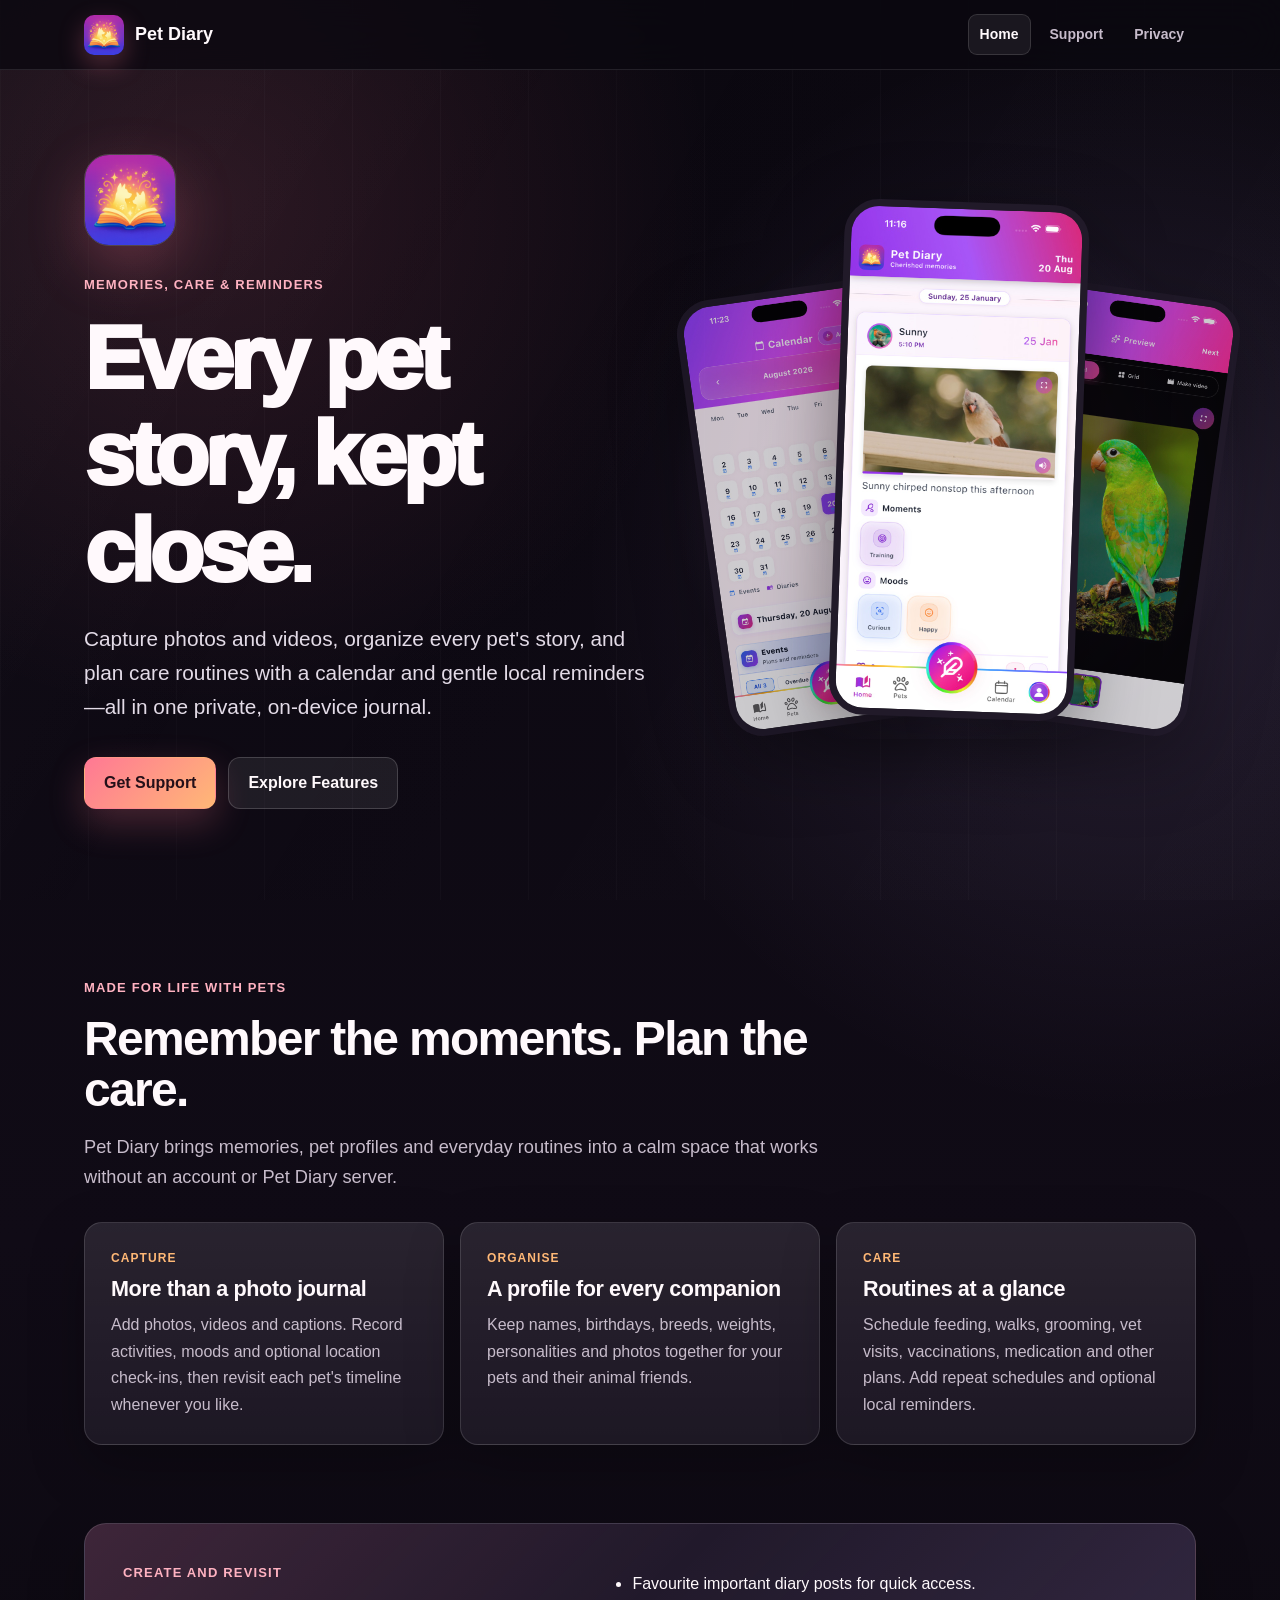
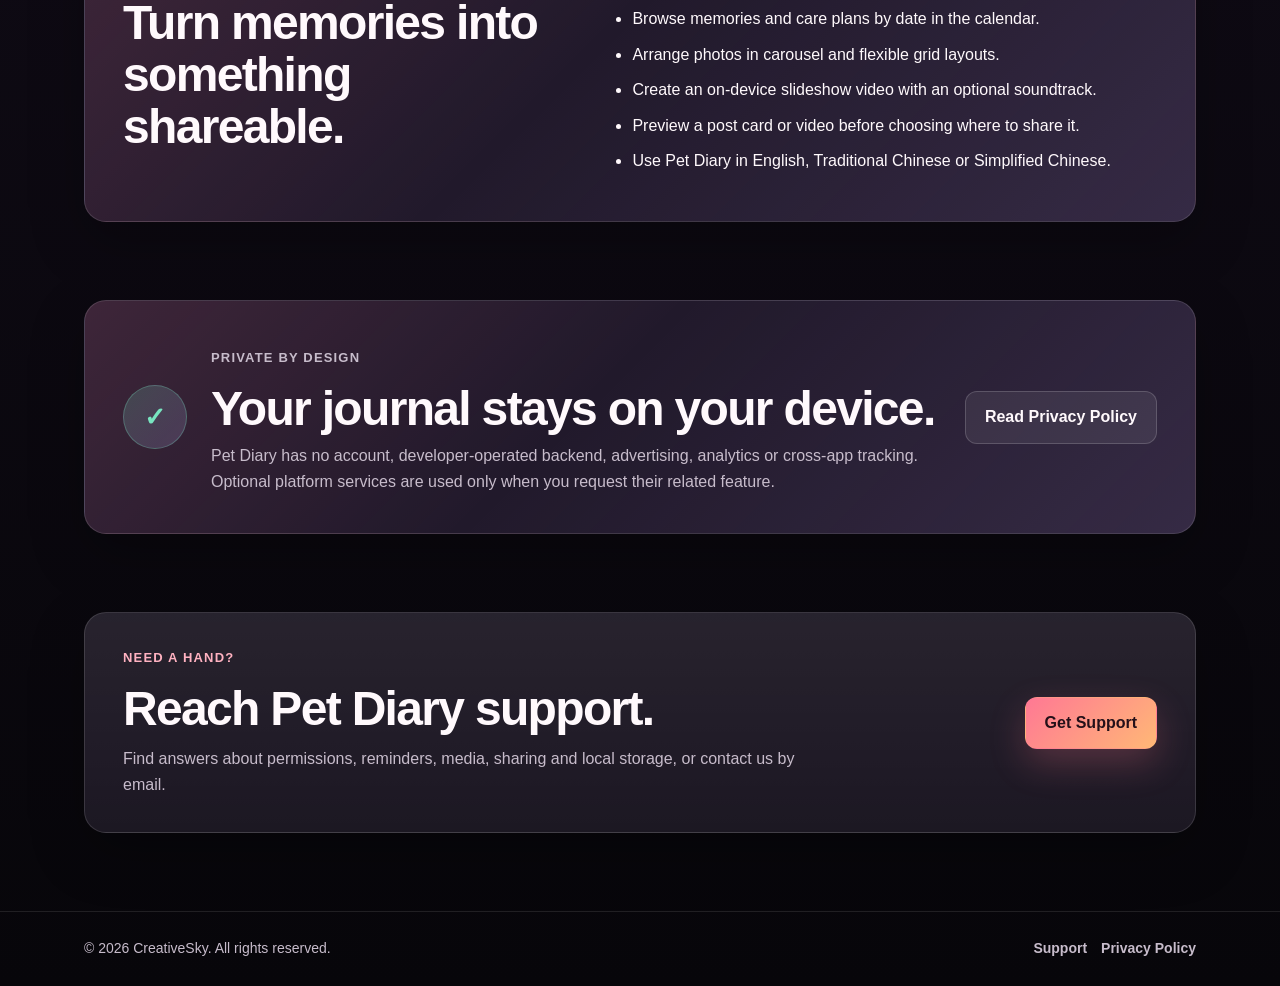
<file: index.html>
<!DOCTYPE html>
<html lang="en">
  <head>
    <meta charset="utf-8">
    <meta name="viewport" content="width=device-width, initial-scale=1">
    <title>Pet Diary — Memories, Care &amp; Reminders</title>
    <meta
      name="description"
      content="Pet Diary keeps your pets' memories, profiles, care plans, reminders, photos, videos, and slideshow music together on your device."
    >
    <meta name="theme-color" content="#0b0810">
    <link rel="icon" href="assets/pet-diary-icon.png">
    <link rel="apple-touch-icon" href="assets/pet-diary-icon.png">
    <link rel="preload" href="assets/pet-diary-home.jpg" as="image">
    <link rel="stylesheet" href="styles.css">
  </head>
  <body>
    <a class="skip-link" href="#content">Skip to content</a>

    <header class="site-header">
      <nav class="nav" aria-label="Primary navigation">
        <a class="brand-link" href="index.html" aria-current="page">
          <img class="brand-mark" src="assets/pet-diary-icon.png" alt="" width="40" height="40">
          <span>Pet Diary</span>
        </a>
        <div class="nav-links">
          <a href="index.html" aria-current="page">Home</a>
          <a href="support.html">Support</a>
          <a href="privacy.html">Privacy</a>
        </div>
      </nav>
    </header>

    <main id="content">
      <section class="hero" aria-labelledby="home-title">
        <div class="hero-copy">
          <img
            class="hero-mark"
            src="assets/pet-diary-icon.png"
            alt="Pet Diary app icon"
            width="92"
            height="92"
          >
          <p class="eyebrow">Memories, care &amp; reminders</p>
          <h1 id="home-title">Every pet story, kept close.</h1>
          <p class="lead">
            Capture photos and videos, organize every pet's story, and plan
            care routines with a calendar and gentle local
            reminders—all in one private, on-device journal.
          </p>
          <div class="hero-actions">
            <a class="button primary" href="support.html">Get Support</a>
            <a class="button secondary" href="#features">Explore Features</a>
          </div>
        </div>

        <div class="phone-stage" role="group" aria-label="Pet Diary app previews">
          <figure class="phone-frame left-shot">
            <img
              src="assets/pet-diary-calendar.jpg"
              alt="Pet Diary calendar showing scheduled pet-care events"
              width="736"
              height="1600"
              loading="lazy"
            >
          </figure>
          <figure class="phone-frame primary-shot">
            <img
              src="assets/pet-diary-home.jpg"
              alt="Pet Diary home screen showing recent pet memories"
              width="736"
              height="1600"
            >
          </figure>
          <figure class="phone-frame right-shot">
            <img
              src="assets/pet-diary-media-preview.jpg"
              alt="Pet Diary media preview for creating a pet memory"
              width="736"
              height="1600"
              loading="lazy"
            >
          </figure>
        </div>
      </section>

      <section class="section" id="features" aria-labelledby="features-title">
        <div class="section-heading">
          <p class="eyebrow">Made for life with pets</p>
          <h2 id="features-title">Remember the moments. Plan the care.</h2>
          <p>
            Pet Diary brings memories, pet profiles and everyday routines into
            a calm space that works without an account or Pet Diary server.
          </p>
        </div>

        <div class="grid">
          <article class="panel">
            <span class="panel-kicker">Capture</span>
            <h3>More than a photo journal</h3>
            <p>
              Add photos, videos and captions. Record activities,
              moods and optional location check-ins, then revisit each pet's
              timeline whenever you like.
            </p>
          </article>
          <article class="panel">
            <span class="panel-kicker">Organise</span>
            <h3>A profile for every companion</h3>
            <p>
              Keep names, birthdays, breeds, weights, personalities and photos
              together for your pets and their animal friends.
            </p>
          </article>
          <article class="panel">
            <span class="panel-kicker">Care</span>
            <h3>Routines at a glance</h3>
            <p>
              Schedule feeding, walks, grooming, vet visits, vaccinations,
              medication and other plans. Add repeat schedules and optional
              local reminders.
            </p>
          </article>
        </div>
      </section>

      <section class="section" aria-labelledby="details-title">
        <div class="feature-band">
          <div>
            <p class="eyebrow">Create and revisit</p>
            <h2 id="details-title">Turn memories into something shareable.</h2>
          </div>
          <ul class="feature-list">
            <li>Favourite important diary posts for quick access.</li>
            <li>Browse memories and care plans by date in the calendar.</li>
            <li>Arrange photos in carousel and flexible grid layouts.</li>
            <li>Create an on-device slideshow video with an optional soundtrack.</li>
            <li>Preview a post card or video before choosing where to share it.</li>
            <li>Use Pet Diary in English, Traditional Chinese or Simplified Chinese.</li>
          </ul>
        </div>
      </section>

      <section class="section" aria-labelledby="privacy-title">
        <div class="feature-band privacy-callout">
          <div class="privacy-symbol" aria-hidden="true">✓</div>
          <div>
            <p class="eyebrow">Private by design</p>
            <h2 id="privacy-title">Your journal stays on your device.</h2>
            <p>
              Pet Diary has no account, developer-operated backend,
              advertising, analytics or cross-app tracking. Optional platform
              services are used only when you request their related feature.
            </p>
          </div>
          <a class="button secondary" href="privacy.html">Read Privacy Policy</a>
        </div>
      </section>

      <section class="section" aria-labelledby="support-cta-title">
        <div class="support-band">
          <div>
            <p class="eyebrow">Need a hand?</p>
            <h2 id="support-cta-title">Reach Pet Diary support.</h2>
            <p>
              Find answers about permissions, reminders, media, sharing and
              local storage, or contact us by email.
            </p>
          </div>
          <a class="button primary" href="support.html">Get Support</a>
        </div>
      </section>
    </main>

    <footer class="site-footer">
      <div class="footer-inner">
        <span>&copy; 2026 CreativeSky. All rights reserved.</span>
        <div class="footer-links">
          <a href="support.html">Support</a>
          <a href="privacy.html">Privacy Policy</a>
        </div>
      </div>
    </footer>
  </body>
</html>
</file>
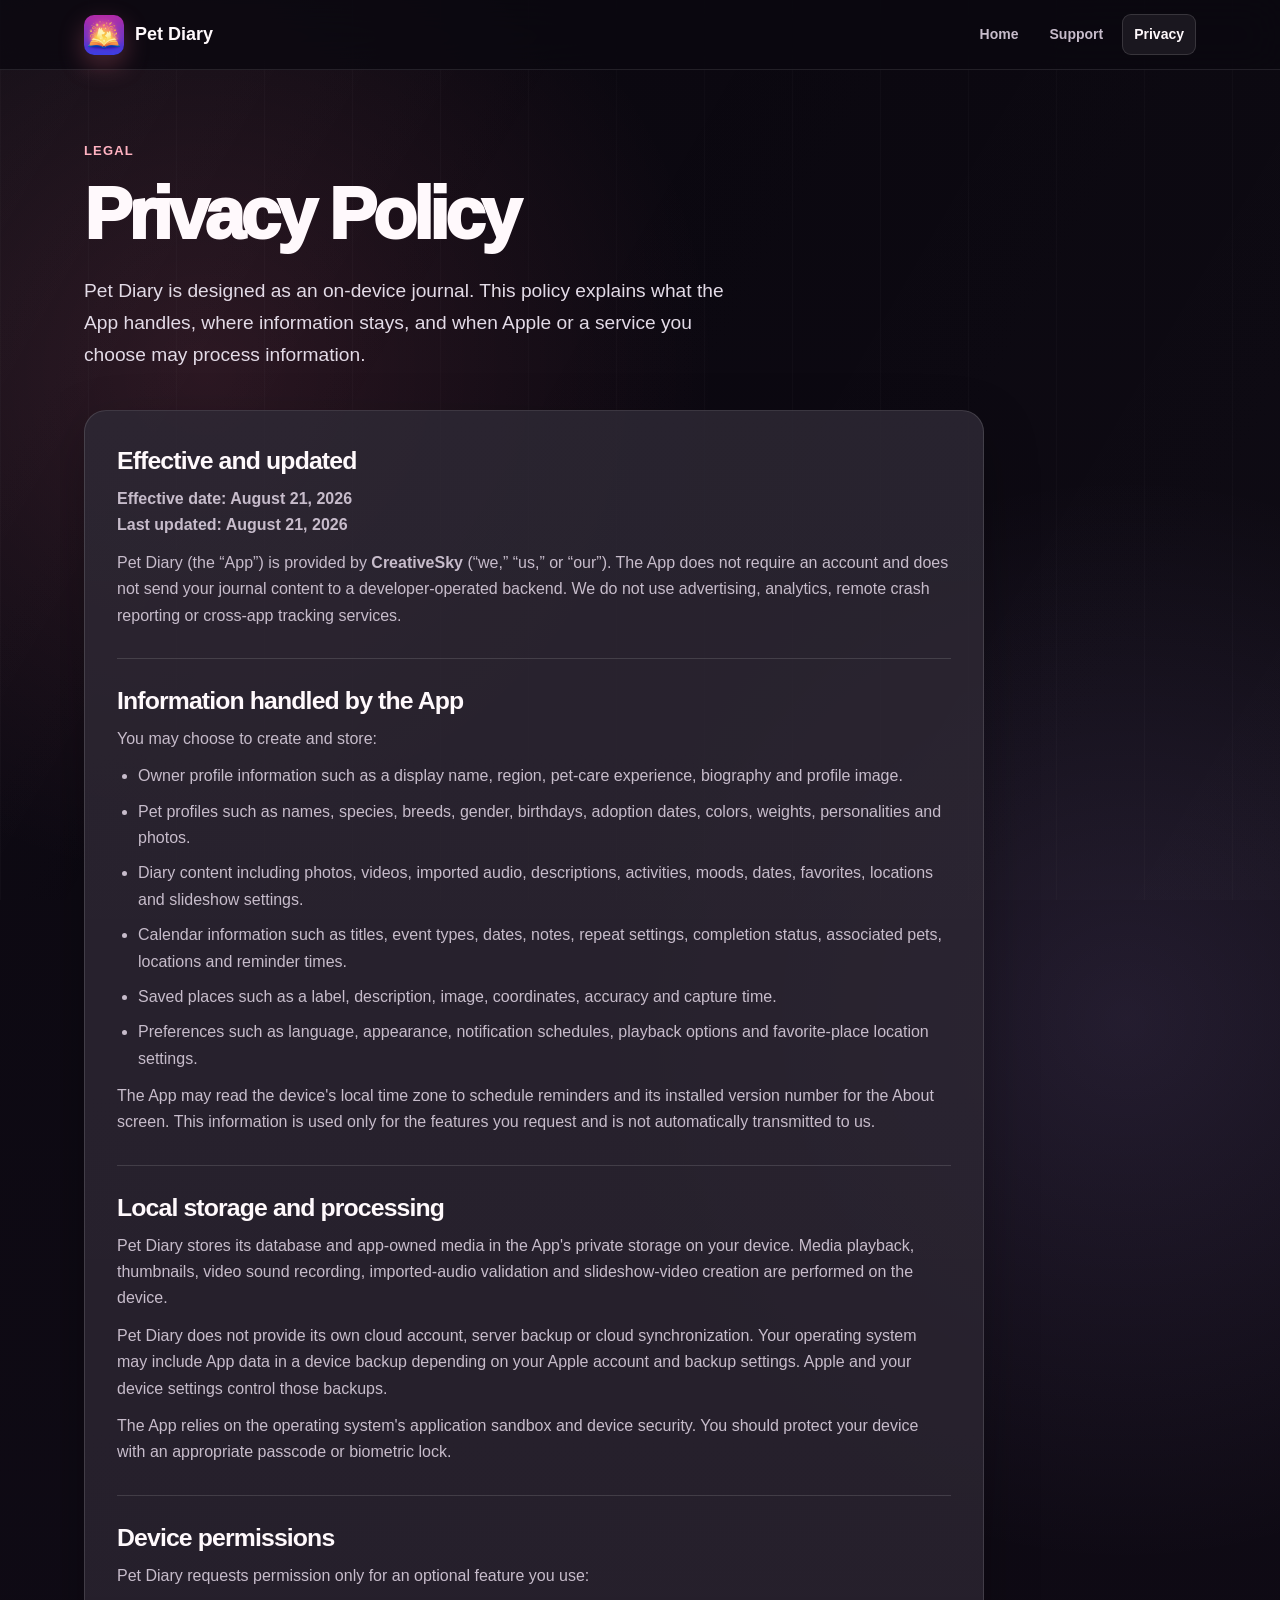
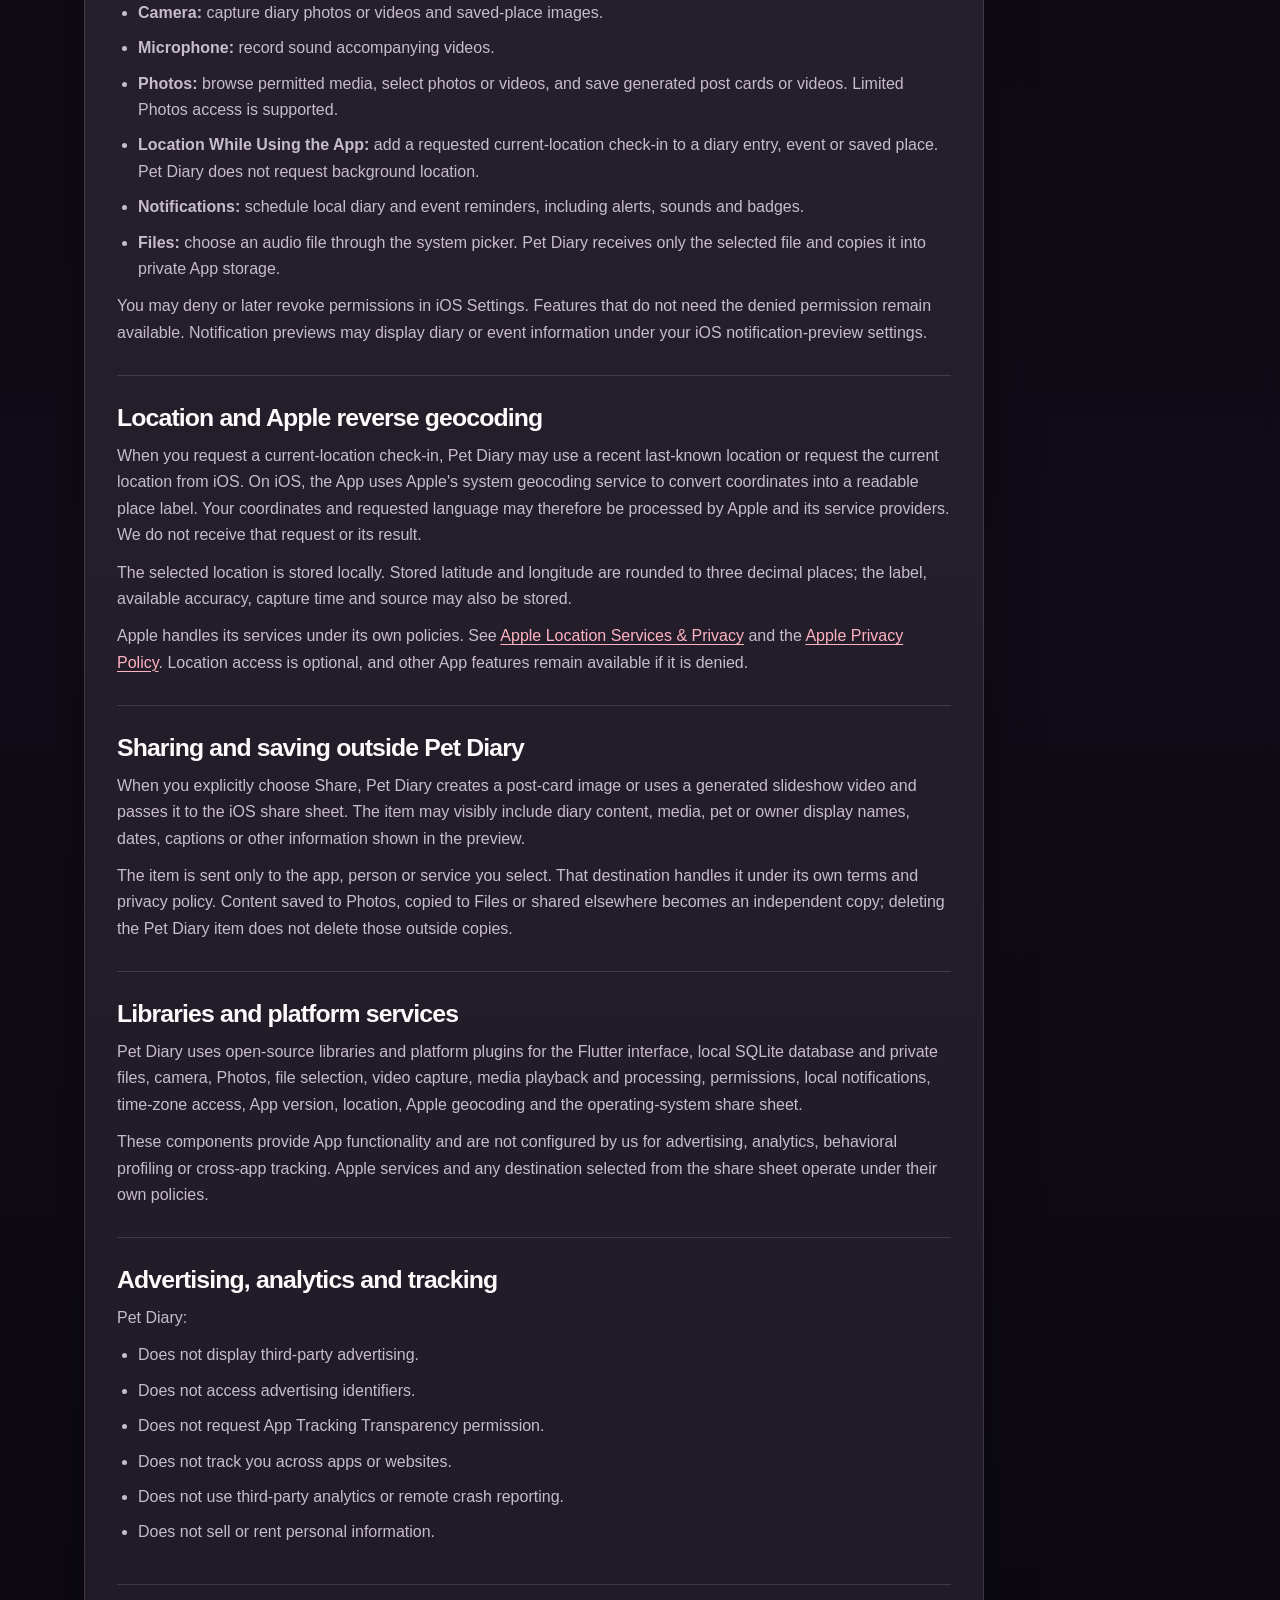
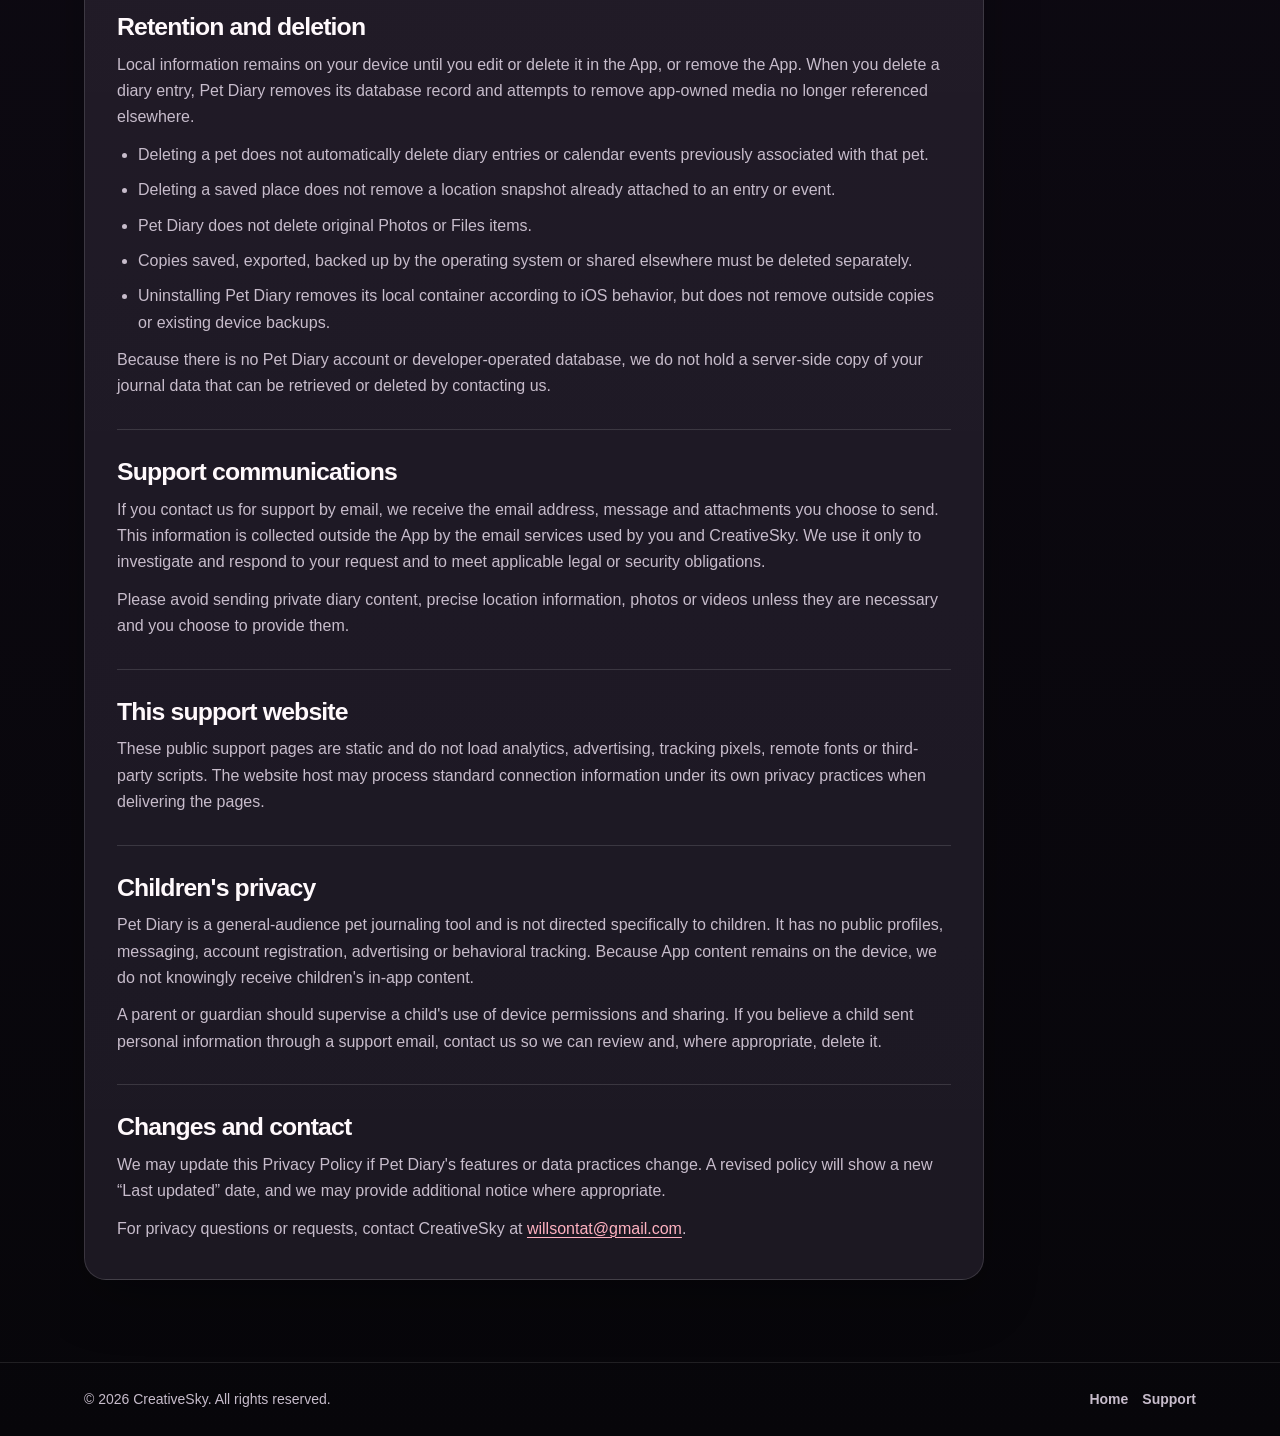
<file: privacy.html>
<!DOCTYPE html>
<html lang="en">
  <head>
    <meta charset="utf-8">
    <meta name="viewport" content="width=device-width, initial-scale=1">
    <title>Pet Diary Privacy Policy</title>
    <meta
      name="description"
      content="Pet Diary Privacy Policy covering on-device storage, permissions, Apple reverse geocoding, sharing, support email, retention, and privacy choices."
    >
    <meta name="theme-color" content="#0b0810">
    <link rel="icon" href="assets/pet-diary-icon.png">
    <link rel="apple-touch-icon" href="assets/pet-diary-icon.png">
    <link rel="stylesheet" href="styles.css">
  </head>
  <body>
    <a class="skip-link" href="#content">Skip to content</a>

    <header class="site-header">
      <nav class="nav" aria-label="Primary navigation">
        <a class="brand-link" href="index.html">
          <img class="brand-mark" src="assets/pet-diary-icon.png" alt="" width="40" height="40">
          <span>Pet Diary</span>
        </a>
        <div class="nav-links">
          <a href="index.html">Home</a>
          <a href="support.html">Support</a>
          <a href="privacy.html" aria-current="page">Privacy</a>
        </div>
      </nav>
    </header>

    <main id="content" class="page-main">
      <section class="page-hero" aria-labelledby="privacy-title">
        <p class="eyebrow">Legal</p>
        <h1 id="privacy-title">Privacy Policy</h1>
        <p class="lead">
          Pet Diary is designed as an on-device journal. This policy explains
          what the App handles, where information stays, and when Apple or a
          service you choose may process information.
        </p>
      </section>

      <div class="content legal-content">
        <section class="legal-section" aria-labelledby="effective-date">
          <h2 id="effective-date">Effective and updated</h2>
          <p class="date-line">
            Effective date: August 21, 2026<br>
            Last updated: August 21, 2026
          </p>
          <p>
            Pet Diary (the “App”) is provided by <strong>CreativeSky</strong>
            (“we,” “us,” or “our”). The App does not require an account and
            does not send your journal content to a developer-operated backend.
            We do not use advertising, analytics, remote crash reporting or
            cross-app tracking services.
          </p>
        </section>

        <section class="legal-section" aria-labelledby="information-handled">
          <h2 id="information-handled">Information handled by the App</h2>
          <p>You may choose to create and store:</p>
          <ul class="legal-list">
            <li>
              Owner profile information such as a display name, region,
              pet-care experience, biography and profile image.
            </li>
            <li>
              Pet profiles such as names, species, breeds, gender, birthdays,
              adoption dates, colors, weights, personalities and photos.
            </li>
            <li>
              Diary content including photos, videos, imported audio,
              descriptions, activities, moods, dates,
              favorites, locations and slideshow settings.
            </li>
            <li>
              Calendar information such as titles, event types, dates, notes,
              repeat settings, completion status, associated pets, locations
              and reminder times.
            </li>
            <li>
              Saved places such as a label, description, image, coordinates,
              accuracy and capture time.
            </li>
            <li>
              Preferences such as language, appearance, notification schedules,
              playback options and favorite-place location settings.
            </li>
          </ul>
          <p>
            The App may read the device's local time zone to schedule reminders
            and its installed version number for the About screen. This
            information is used only for the features you request and is not
            automatically transmitted to us.
          </p>
        </section>

        <section class="legal-section" aria-labelledby="local-processing">
          <h2 id="local-processing">Local storage and processing</h2>
          <p>
            Pet Diary stores its database and app-owned media in the App's
            private storage on your device. Media playback, thumbnails, video
            sound recording, imported-audio validation and slideshow-video
            creation are performed on the device.
          </p>
          <p>
            Pet Diary does not provide its own cloud account, server backup or
            cloud synchronization. Your operating system may include App data
            in a device backup depending on your Apple account and backup
            settings. Apple and your device settings control those backups.
          </p>
          <p>
            The App relies on the operating system's application sandbox and
            device security. You should protect your device with an appropriate
            passcode or biometric lock.
          </p>
        </section>

        <section class="legal-section" aria-labelledby="permissions">
          <h2 id="permissions">Device permissions</h2>
          <p>Pet Diary requests permission only for an optional feature you use:</p>
          <ul class="legal-list">
            <li><strong>Camera:</strong> capture diary photos or videos and saved-place images.</li>
            <li><strong>Microphone:</strong> record sound accompanying videos.</li>
            <li>
              <strong>Photos:</strong> browse permitted media, select photos or
              videos, and save generated post cards or videos. Limited Photos
              access is supported.
            </li>
            <li>
              <strong>Location While Using the App:</strong> add a requested
              current-location check-in to a diary entry, event or saved place.
              Pet Diary does not request background location.
            </li>
            <li>
              <strong>Notifications:</strong> schedule local diary and event
              reminders, including alerts, sounds and badges.
            </li>
            <li>
              <strong>Files:</strong> choose an audio file through the system
              picker. Pet Diary receives only the selected file and copies it
              into private App storage.
            </li>
          </ul>
          <p>
            You may deny or later revoke permissions in iOS Settings. Features
            that do not need the denied permission remain available.
            Notification previews may display diary or event information under
            your iOS notification-preview settings.
          </p>
        </section>

        <section class="legal-section" aria-labelledby="geocoding">
          <h2 id="geocoding">Location and Apple reverse geocoding</h2>
          <p>
            When you request a current-location check-in, Pet Diary may use a
            recent last-known location or request the current location from iOS.
            On iOS, the App uses Apple's system geocoding service to convert
            coordinates into a readable place label. Your coordinates and
            requested language may therefore be processed by Apple and its
            service providers. We do not receive that request or its result.
          </p>
          <p>
            The selected location is stored locally. Stored latitude and
            longitude are rounded to three decimal places; the label, available
            accuracy, capture time and source may also be stored.
          </p>
          <p>
            Apple handles its services under its own policies. See
            <a href="https://www.apple.com/legal/privacy/data/en/location-services/">Apple Location Services &amp; Privacy</a>
            and the <a href="https://www.apple.com/legal/privacy/">Apple Privacy Policy</a>.
            Location access is optional, and other App features remain
            available if it is denied.
          </p>
        </section>

        <section class="legal-section" aria-labelledby="sharing">
          <h2 id="sharing">Sharing and saving outside Pet Diary</h2>
          <p>
            When you explicitly choose Share, Pet Diary creates a post-card
            image or uses a generated slideshow video and passes it to the iOS
            share sheet. The item may visibly include diary content, media, pet
            or owner display names, dates, captions or other information shown
            in the preview.
          </p>
          <p>
            The item is sent only to the app, person or service you select.
            That destination handles it under its own terms and privacy policy.
            Content saved to Photos, copied to Files or shared elsewhere becomes
            an independent copy; deleting the Pet Diary item does not delete
            those outside copies.
          </p>
        </section>

        <section class="legal-section" aria-labelledby="third-parties">
          <h2 id="third-parties">Libraries and platform services</h2>
          <p>
            Pet Diary uses open-source libraries and platform plugins for the
            Flutter interface, local SQLite database and private files, camera,
            Photos, file selection, video capture, media playback and processing,
            permissions, local notifications, time-zone access, App version,
            location, Apple geocoding and the operating-system share sheet.
          </p>
          <p>
            These components provide App functionality and are not configured
            by us for advertising, analytics, behavioral profiling or
            cross-app tracking. Apple services and any destination selected
            from the share sheet operate under their own policies.
          </p>
        </section>

        <section class="legal-section" aria-labelledby="tracking">
          <h2 id="tracking">Advertising, analytics and tracking</h2>
          <p>Pet Diary:</p>
          <ul class="legal-list">
            <li>Does not display third-party advertising.</li>
            <li>Does not access advertising identifiers.</li>
            <li>Does not request App Tracking Transparency permission.</li>
            <li>Does not track you across apps or websites.</li>
            <li>Does not use third-party analytics or remote crash reporting.</li>
            <li>Does not sell or rent personal information.</li>
          </ul>
        </section>

        <section class="legal-section" aria-labelledby="retention">
          <h2 id="retention">Retention and deletion</h2>
          <p>
            Local information remains on your device until you edit or delete
            it in the App, or remove the App. When you delete a diary entry,
            Pet Diary removes its database record and attempts to remove
            app-owned media no longer referenced elsewhere.
          </p>
          <ul class="legal-list">
            <li>
              Deleting a pet does not automatically delete diary entries or
              calendar events previously associated with that pet.
            </li>
            <li>
              Deleting a saved place does not remove a location snapshot
              already attached to an entry or event.
            </li>
            <li>Pet Diary does not delete original Photos or Files items.</li>
            <li>
              Copies saved, exported, backed up by the operating system or
              shared elsewhere must be deleted separately.
            </li>
            <li>
              Uninstalling Pet Diary removes its local container according to
              iOS behavior, but does not remove outside copies or existing
              device backups.
            </li>
          </ul>
          <p>
            Because there is no Pet Diary account or developer-operated
            database, we do not hold a server-side copy of your journal data
            that can be retrieved or deleted by contacting us.
          </p>
        </section>

        <section class="legal-section" aria-labelledby="support-communications">
          <h2 id="support-communications">Support communications</h2>
          <p>
            If you contact us for support by email, we receive the email
            address, message and attachments you choose to send. This
            information is collected outside the App by the email services used
            by you and CreativeSky. We use it only to investigate and respond
            to your request and to meet applicable legal or security
            obligations.
          </p>
          <p>
            Please avoid sending private diary content, precise location
            information, photos or videos unless they are necessary and
            you choose to provide them.
          </p>
        </section>

        <section class="legal-section" aria-labelledby="website-privacy">
          <h2 id="website-privacy">This support website</h2>
          <p>
            These public support pages are static and do not load analytics,
            advertising, tracking pixels, remote fonts or third-party scripts.
            The website host may process standard connection information under
            its own privacy practices when delivering the pages.
          </p>
        </section>

        <section class="legal-section" aria-labelledby="children">
          <h2 id="children">Children's privacy</h2>
          <p>
            Pet Diary is a general-audience pet journaling tool and is not
            directed specifically to children. It has no public profiles,
            messaging, account registration, advertising or behavioral
            tracking. Because App content remains on the device, we do not
            knowingly receive children's in-app content.
          </p>
          <p>
            A parent or guardian should supervise a child's use of device
            permissions and sharing. If you believe a child sent personal
            information through a support email, contact us so we can review
            and, where appropriate, delete it.
          </p>
        </section>

        <section class="legal-section" aria-labelledby="updates-contact">
          <h2 id="updates-contact">Changes and contact</h2>
          <p>
            We may update this Privacy Policy if Pet Diary's features or data
            practices change. A revised policy will show a new “Last updated”
            date, and we may provide additional notice where appropriate.
          </p>
          <p>
            For privacy questions or requests, contact CreativeSky at
            <a href="mailto:willsontat@gmail.com">willsontat@gmail.com</a>.
          </p>
        </section>
      </div>
    </main>

    <footer class="site-footer">
      <div class="footer-inner">
        <span>&copy; 2026 CreativeSky. All rights reserved.</span>
        <div class="footer-links">
          <a href="index.html">Home</a>
          <a href="support.html">Support</a>
        </div>
      </div>
    </footer>
  </body>
</html>
</file>
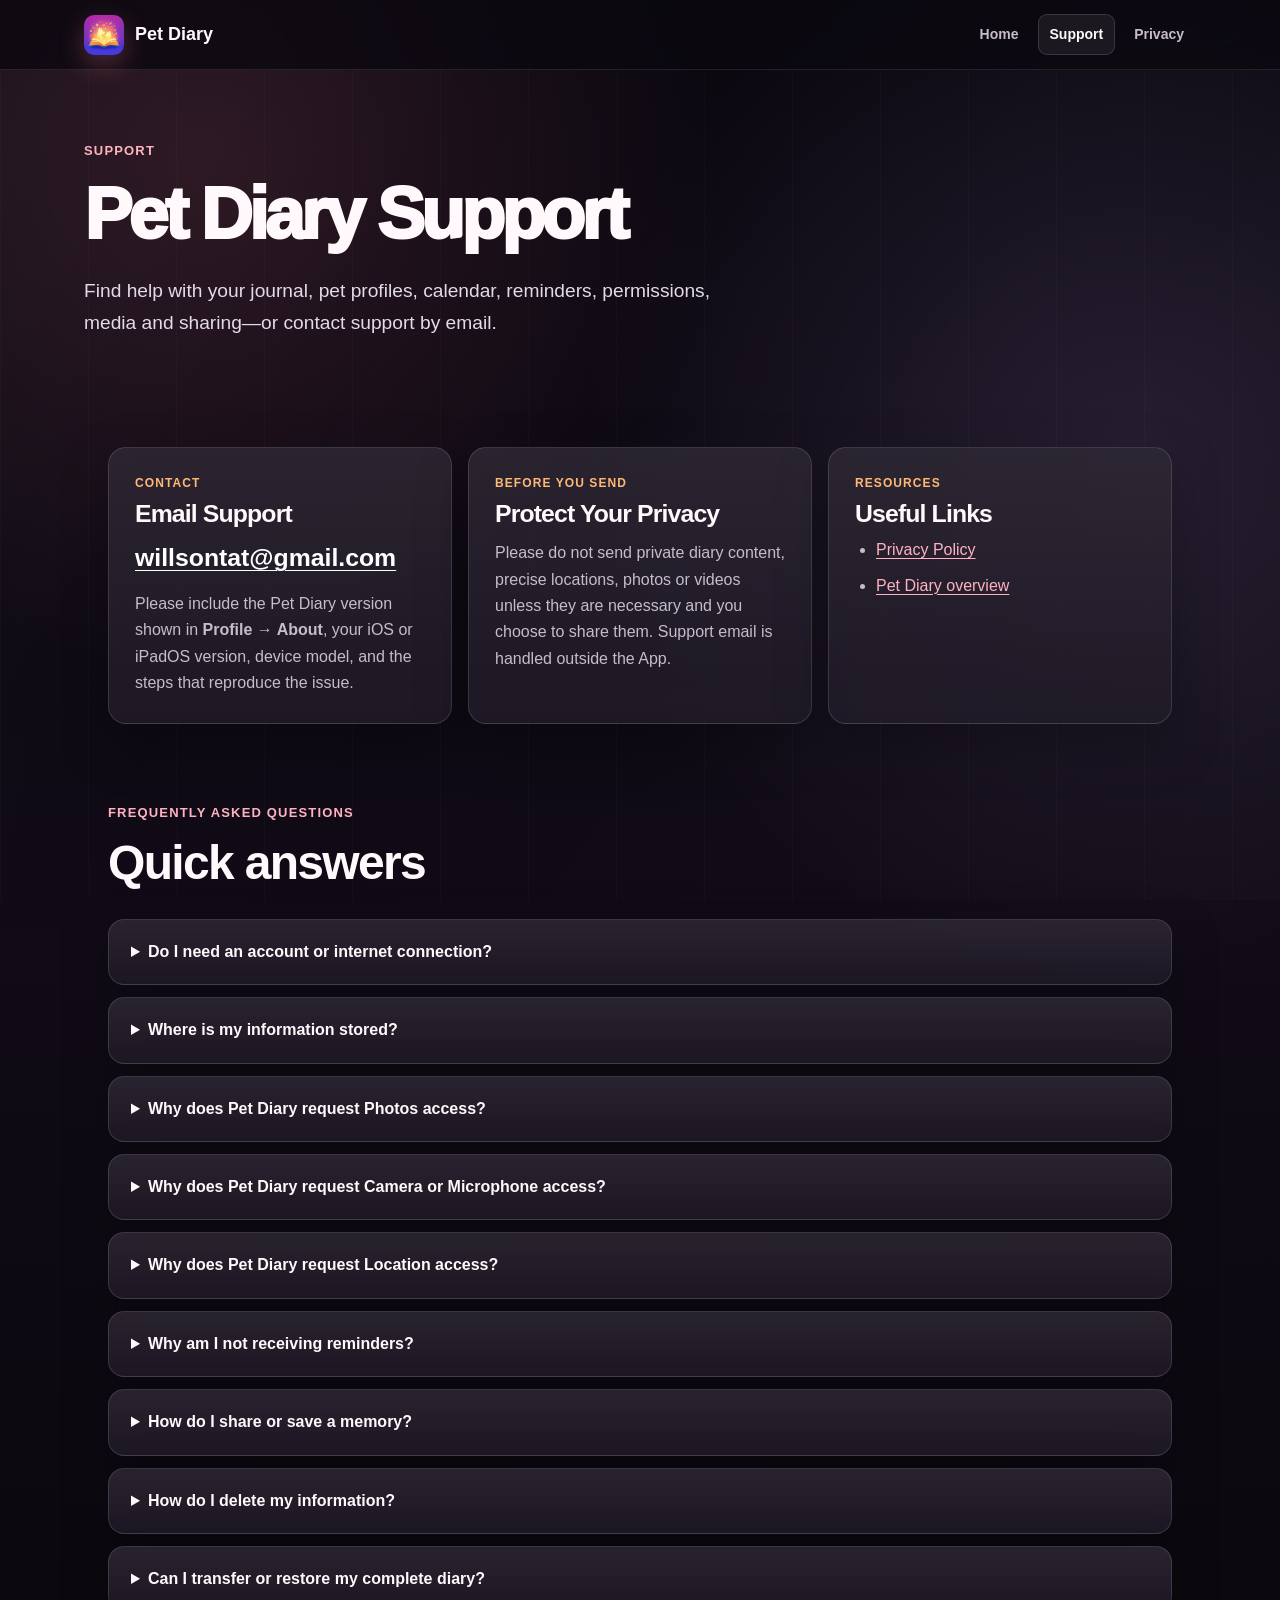
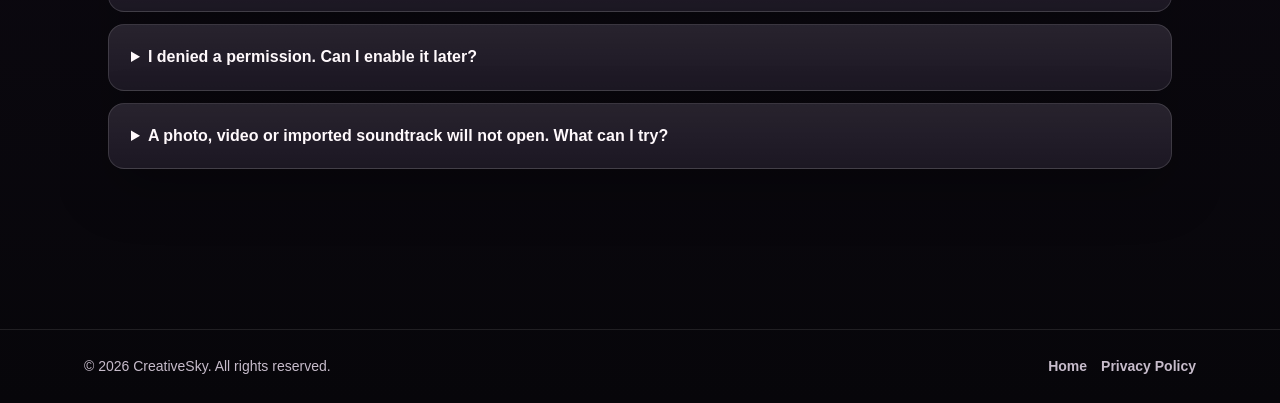
<file: support.html>
<!DOCTYPE html>
<html lang="en">
  <head>
    <meta charset="utf-8">
    <meta name="viewport" content="width=device-width, initial-scale=1">
    <title>Pet Diary Support</title>
    <meta
      name="description"
      content="Contact Pet Diary support and find help with permissions, reminders, media, sharing, storage, and deleting app information."
    >
    <meta name="theme-color" content="#0b0810">
    <link rel="icon" href="assets/pet-diary-icon.png">
    <link rel="apple-touch-icon" href="assets/pet-diary-icon.png">
    <link rel="stylesheet" href="styles.css">
  </head>
  <body>
    <a class="skip-link" href="#content">Skip to content</a>

    <header class="site-header">
      <nav class="nav" aria-label="Primary navigation">
        <a class="brand-link" href="index.html">
          <img class="brand-mark" src="assets/pet-diary-icon.png" alt="" width="40" height="40">
          <span>Pet Diary</span>
        </a>
        <div class="nav-links">
          <a href="index.html">Home</a>
          <a href="support.html" aria-current="page">Support</a>
          <a href="privacy.html">Privacy</a>
        </div>
      </nav>
    </header>

    <main id="content" class="page-main">
      <section class="page-hero" aria-labelledby="support-title">
        <p class="eyebrow">Support</p>
        <h1 id="support-title">Pet Diary Support</h1>
        <p class="lead">
          Find help with your journal, pet profiles, calendar, reminders,
          permissions, media and sharing—or contact support by email.
        </p>
      </section>

      <section class="section grid" aria-label="Support details">
        <article class="panel contact-card">
          <span class="panel-kicker">Contact</span>
          <h2>Email Support</h2>
          <a class="contact-email" href="mailto:willsontat@gmail.com">willsontat@gmail.com</a>
          <p>
            Please include the Pet Diary version shown in
            <strong>Profile → About</strong>, your iOS or iPadOS version, device
            model, and the steps that reproduce the issue.
          </p>
        </article>
        <article class="panel">
          <span class="panel-kicker">Before you send</span>
          <h2>Protect Your Privacy</h2>
          <p>
            Please do not send private diary content, precise locations,
            photos or videos unless they are necessary and you choose to
            share them. Support email is handled outside the App.
          </p>
        </article>
        <article class="panel">
          <span class="panel-kicker">Resources</span>
          <h2>Useful Links</h2>
          <ul class="support-list">
            <li><a href="privacy.html">Privacy Policy</a></li>
            <li><a href="index.html">Pet Diary overview</a></li>
          </ul>
        </article>
      </section>

      <section class="section" aria-labelledby="faq-title">
        <div class="section-heading">
          <p class="eyebrow">Frequently asked questions</p>
          <h2 id="faq-title">Quick answers</h2>
        </div>

        <div class="faq-list">
          <details>
            <summary>Do I need an account or internet connection?</summary>
            <div class="faq-answer">
              <p>
                No account is required. Pet Diary has no registration,
                sign-in or developer-operated backend. Core journal, profile,
                calendar, media and reminder features work without a Pet Diary
                server.
              </p>
              <p>
                An internet connection or Apple service availability may be
                needed to turn coordinates into a readable place name. An app
                or service selected from the iOS share sheet may also require
                a connection.
              </p>
            </div>
          </details>

          <details>
            <summary>Where is my information stored?</summary>
            <div class="faq-answer">
              <p>
                Pet Diary stores its database and app-owned media in private
                storage on your device. Media processing and slideshow creation
                also happen on the device.
              </p>
              <p>
                Pet Diary does not provide its own cloud sync or server backup.
                Apple may include App data in a device backup according to your
                iCloud and device backup settings.
              </p>
            </div>
          </details>

          <details>
            <summary>Why does Pet Diary request Photos access?</summary>
            <div class="faq-answer">
              <p>
                Photos access lets you browse permitted library items, select
                photos or videos for an entry, and save generated post cards or
                videos. With Limited Access, Pet Diary can see only the items
                permitted by iOS.
              </p>
              <p>
                You can change access under <strong>Settings → Apps → Pet Diary
                → Photos</strong>, or under <strong>Settings → Privacy &amp;
                Security → Photos</strong> on supported iOS versions.
              </p>
            </div>
          </details>

          <details>
            <summary>Why does Pet Diary request Camera or Microphone access?</summary>
            <div class="faq-answer">
              <p>
                Camera access is used only when you choose to capture a photo
                or video. Microphone access is used only to record audio with
                video. You can change either permission under
                <strong>Settings → Apps → Pet Diary</strong>.
              </p>
            </div>
          </details>

          <details>
            <summary>Why does Pet Diary request Location access?</summary>
            <div class="faq-answer">
              <p>
                Location While Using the App is used when you request a current
                location check-in, or enable the optional current-location
                setting while adding a favorite place. Pet Diary does not
                request background location.
              </p>
              <p>
                Apple's system geocoding service may process coordinates to
                return a readable place label. Location access is optional;
                other App features remain available if you decline it.
              </p>
            </div>
          </details>

          <details>
            <summary>Why am I not receiving reminders?</summary>
            <div class="faq-answer">
              <ul class="support-list">
                <li>Confirm reminders are enabled in Pet Diary.</li>
                <li>Check <strong>Settings → Notifications → Pet Diary → Allow Notifications</strong>.</li>
                <li>Review reminder time, selected weekdays and event reminder settings.</li>
                <li>Check whether Focus or Scheduled Summary is delaying alerts.</li>
                <li>Confirm your device date, time and time zone are correct.</li>
              </ul>
              <p>
                Reminders are scheduled locally. Notification previews may show
                an event title or time according to your iOS settings.
              </p>
            </div>
          </details>

          <details>
            <summary>How do I share or save a memory?</summary>
            <div class="faq-answer">
              <p>
                Open a diary post and choose Share. Pet Diary can create a
                post-card image or use a completed slideshow video, then pass
                it to the iOS share sheet. The item is sent only to the person,
                app or service you select.
              </p>
              <p>
                To save the result, use the save option in the sharing screen
                and allow Pet Diary to add it to Photos. The saved Photos copy
                is independent and is not removed if the diary entry is later
                deleted.
              </p>
            </div>
          </details>

          <details>
            <summary>How do I delete my information?</summary>
            <div class="faq-answer">
              <ul class="support-list">
                <li>Delete diary entries through their menu or edit screen.</li>
                <li>Delete calendar events from the event editor.</li>
                <li>Delete pets from the pet profile editor.</li>
                <li>Delete favorite places from Saved Locations.</li>
                <li>Remove Pet Diary to remove its local app container.</li>
              </ul>
              <p>
                Original Photos or Files items, device backups, saved copies
                and previously shared content must be deleted separately.
                Deleting a pet does not automatically delete its earlier diary
                entries or events, and deleting a saved place does not remove
                location snapshots already attached elsewhere.
              </p>
            </div>
          </details>

          <details>
            <summary>Can I transfer or restore my complete diary?</summary>
            <div class="faq-answer">
              <p>
                The current version does not provide full-diary export, import,
                account sync or a Pet Diary cloud backup. Sharing exports only
                the selected post card or slideshow video.
              </p>
              <p>
                Before changing or erasing a device, review your Apple device
                backup settings. Pet Diary cannot guarantee that the operating
                system will transfer or restore App data.
              </p>
            </div>
          </details>

          <details>
            <summary>I denied a permission. Can I enable it later?</summary>
            <div class="faq-answer">
              <p>
                Yes. Open <strong>Settings → Apps → Pet Diary</strong> and enable
                the Camera, Microphone, Photos, Location or Notifications
                permission needed for the feature. The exact path may differ
                slightly by iOS version.
              </p>
            </div>
          </details>

          <details>
            <summary>A photo, video or imported soundtrack will not open. What can I try?</summary>
            <div class="faq-answer">
              <ul class="support-list">
                <li>Confirm Pet Diary still has the required Photos or Files access.</li>
                <li>Close and reopen Pet Diary.</li>
                <li>Check that your device has enough free storage.</li>
                <li>If an imported soundtrack is affected, select the file again.</li>
                <li>Include the App version and any displayed error when contacting support.</li>
              </ul>
            </div>
          </details>
        </div>
      </section>
    </main>

    <footer class="site-footer">
      <div class="footer-inner">
        <span>&copy; 2026 CreativeSky. All rights reserved.</span>
        <div class="footer-links">
          <a href="index.html">Home</a>
          <a href="privacy.html">Privacy Policy</a>
        </div>
      </div>
    </footer>
  </body>
</html>
</file>
<file: styles.css>
:root {
  color-scheme: dark;
  --bg: #0b0810;
  --bg-deep: #07060a;
  --surface: rgba(27, 21, 35, 0.82);
  --surface-strong: rgba(35, 27, 45, 0.96);
  --surface-soft: rgba(255, 255, 255, 0.065);
  --text: #fff9fc;
  --muted: #c7bccb;
  --subtle: #958a9b;
  --line: rgba(255, 255, 255, 0.13);
  --line-strong: rgba(255, 255, 255, 0.22);
  --accent: #ff7894;
  --accent-light: #ffb2c1;
  --accent-violet: #c8a8ff;
  --accent-peach: #ffb876;
  --accent-mint: #78e5c0;
  --shadow: 0 28px 80px rgba(0, 0, 0, 0.42);
  --max-width: 1160px;
}

* {
  box-sizing: border-box;
}

html {
  scroll-behavior: smooth;
}

body {
  background:
    radial-gradient(circle at 16% 8%, rgba(255, 120, 148, 0.13), transparent 32rem),
    radial-gradient(circle at 88% 22%, rgba(200, 168, 255, 0.12), transparent 34rem),
    linear-gradient(180deg, var(--bg) 0%, #100b16 48%, var(--bg-deep) 100%);
  color: var(--text);
  font-family:
    ui-rounded, "SF Pro Rounded", "SF Pro Display", -apple-system,
    BlinkMacSystemFont, "Segoe UI", sans-serif;
  line-height: 1.65;
  margin: 0;
  min-height: 100vh;
}

body::before {
  background:
    linear-gradient(120deg, rgba(255, 255, 255, 0.026), transparent 35%, rgba(255, 255, 255, 0.016)),
    repeating-linear-gradient(
      90deg,
      rgba(255, 255, 255, 0.018) 0,
      rgba(255, 255, 255, 0.018) 1px,
      transparent 1px,
      transparent 88px
    );
  content: "";
  inset: 0;
  pointer-events: none;
  position: fixed;
  z-index: -1;
}

img {
  display: block;
  height: auto;
  max-width: 100%;
}

a {
  color: var(--accent-light);
  text-decoration-thickness: 1px;
  text-underline-offset: 0.18em;
}

a:hover {
  color: #ffffff;
}

a:focus-visible,
summary:focus-visible {
  outline: 3px solid var(--accent-mint);
  outline-offset: 4px;
}

.skip-link {
  background: #ffffff;
  border-radius: 10px;
  color: #17101d;
  font-weight: 850;
  left: 16px;
  padding: 10px 14px;
  position: fixed;
  top: 12px;
  transform: translateY(-150%);
  z-index: 100;
}

.skip-link:focus {
  transform: translateY(0);
}

.site-header {
  backdrop-filter: blur(20px);
  background: rgba(11, 8, 16, 0.78);
  border-bottom: 1px solid rgba(255, 255, 255, 0.1);
  position: sticky;
  top: 0;
  z-index: 20;
}

.nav,
.hero,
.section,
.page-main,
.footer-inner {
  margin-left: auto;
  margin-right: auto;
  max-width: var(--max-width);
}

.nav {
  align-items: center;
  display: flex;
  gap: 24px;
  justify-content: space-between;
  padding: 14px 24px;
}

.brand-link {
  align-items: center;
  color: var(--text);
  display: inline-flex;
  font-size: 18px;
  font-weight: 900;
  gap: 11px;
  text-decoration: none;
}

.brand-link:hover,
.brand-link:focus {
  color: var(--text);
}

.brand-mark {
  border-radius: 10px;
  box-shadow: 0 10px 26px rgba(255, 120, 148, 0.28);
  height: 40px;
  width: 40px;
}

.nav-links {
  align-items: center;
  display: flex;
  flex-wrap: wrap;
  gap: 7px;
  justify-content: flex-end;
}

.nav-links a {
  border: 1px solid transparent;
  border-radius: 9px;
  color: var(--muted);
  font-size: 14px;
  font-weight: 800;
  padding: 8px 11px;
  text-decoration: none;
}

.nav-links a:hover,
.nav-links a:focus,
.nav-links a[aria-current="page"] {
  background: var(--surface-soft);
  border-color: var(--line);
  color: var(--text);
}

main {
  overflow: hidden;
}

.hero {
  align-items: center;
  display: grid;
  gap: 58px;
  grid-template-columns: minmax(0, 1fr) minmax(360px, 0.82fr);
  min-height: 720px;
  padding: 84px 24px 90px;
}

.hero-copy {
  position: relative;
  z-index: 2;
}

.hero-mark {
  border: 1px solid rgba(255, 255, 255, 0.2);
  border-radius: 25px;
  box-shadow: 0 20px 56px rgba(255, 120, 148, 0.25);
  height: 92px;
  margin-bottom: 28px;
  width: 92px;
}

.eyebrow {
  color: var(--accent-light);
  font-size: 13px;
  font-weight: 900;
  letter-spacing: 0.09em;
  margin: 0 0 14px;
  text-transform: uppercase;
}

h1,
h2,
h3 {
  line-height: 1.08;
  margin: 0;
}

h1 {
  font-size: clamp(3.4rem, 7vw, 5.8rem);
  font-weight: 950;
  letter-spacing: -0.055em;
}

h2 {
  font-size: clamp(2rem, 4.2vw, 3rem);
  font-weight: 900;
  letter-spacing: -0.035em;
}

h3 {
  font-size: 1.35rem;
  font-weight: 900;
  letter-spacing: -0.018em;
}

p {
  margin: 0;
}

.lead {
  color: #e3dbe7;
  font-size: 1.3rem;
  margin-top: 22px;
  max-width: 650px;
}

.hero-actions {
  display: flex;
  flex-wrap: wrap;
  gap: 12px;
  margin-top: 32px;
}

.button {
  align-items: center;
  border: 1px solid transparent;
  border-radius: 12px;
  display: inline-flex;
  font-weight: 900;
  justify-content: center;
  min-height: 50px;
  padding: 12px 19px;
  text-decoration: none;
  transition:
    background 160ms ease,
    border-color 160ms ease,
    color 160ms ease,
    transform 160ms ease;
}

.button:hover,
.button:focus {
  text-decoration: none;
  transform: translateY(-1px);
}

.button.primary {
  background: linear-gradient(135deg, var(--accent), var(--accent-peach));
  box-shadow: 0 14px 36px rgba(255, 120, 148, 0.24);
  color: #241019;
}

.button.secondary {
  background: rgba(255, 255, 255, 0.075);
  border-color: rgba(255, 255, 255, 0.17);
  color: var(--text);
}

.phone-stage {
  min-height: 560px;
  position: relative;
}

.phone-stage::before {
  background: radial-gradient(circle, rgba(255, 120, 148, 0.26), rgba(200, 168, 255, 0.08) 48%, transparent 70%);
  content: "";
  inset: 6% -20% 4%;
  position: absolute;
}

.phone-frame {
  background: #111018;
  border: 7px solid #211a29;
  border-radius: 35px;
  box-shadow: var(--shadow);
  margin: 0;
  overflow: hidden;
  position: absolute;
  width: 245px;
}

.phone-frame img {
  aspect-ratio: 1320 / 2868;
  object-fit: cover;
  width: 100%;
}

.phone-frame.primary-shot {
  left: 50%;
  top: 0;
  transform: translateX(-50%) rotate(2deg);
  z-index: 3;
}

.phone-frame.left-shot,
.phone-frame.right-shot {
  opacity: 0.78;
  top: 86px;
  width: 210px;
  z-index: 1;
}

.phone-frame.left-shot {
  left: -4%;
  transform: rotate(-8deg);
}

.phone-frame.right-shot {
  right: -4%;
  transform: rotate(8deg);
}

.section {
  padding: 78px 24px 0;
}

.section:last-child {
  padding-bottom: 78px;
}

.section-heading {
  max-width: 790px;
}

.section-heading > p:not(.eyebrow) {
  color: var(--muted);
  font-size: 1.14rem;
  margin-top: 16px;
}

.grid {
  display: grid;
  gap: 16px;
  grid-template-columns: repeat(3, minmax(0, 1fr));
  margin-top: 30px;
}

.grid.two-column {
  grid-template-columns: repeat(2, minmax(0, 1fr));
}

.panel,
.feature-band,
.support-band,
.legal-content,
.faq-list details {
  background:
    linear-gradient(180deg, rgba(255, 255, 255, 0.07), rgba(255, 255, 255, 0.025)),
    var(--surface);
  border: 1px solid var(--line);
  box-shadow: 0 20px 54px rgba(0, 0, 0, 0.25);
}

.panel {
  border-radius: 18px;
  min-width: 0;
  padding: 26px;
}

.panel-kicker {
  color: var(--accent-peach);
  display: block;
  font-size: 12px;
  font-weight: 900;
  letter-spacing: 0.09em;
  margin-bottom: 8px;
  text-transform: uppercase;
}

.panel p,
.support-list,
.legal-section p,
.legal-list,
.muted {
  color: var(--muted);
}

.panel p {
  margin-top: 12px;
}

.feature-band,
.support-band {
  border-radius: 22px;
}

.feature-band {
  align-items: start;
  background:
    linear-gradient(135deg, rgba(255, 120, 148, 0.13), transparent 45%, rgba(200, 168, 255, 0.12)),
    var(--surface-strong);
  display: grid;
  gap: 42px;
  grid-template-columns: 0.9fr 1.1fr;
  padding: 38px;
}

.feature-list,
.support-list,
.legal-list {
  margin: 0;
  padding-left: 21px;
}

.feature-list li,
.support-list li,
.legal-list li {
  margin: 9px 0;
}

.privacy-callout {
  align-items: center;
  display: grid;
  gap: 24px;
  grid-template-columns: auto 1fr auto;
}

.privacy-symbol {
  align-items: center;
  background: linear-gradient(135deg, rgba(120, 229, 192, 0.19), rgba(200, 168, 255, 0.18));
  border: 1px solid rgba(120, 229, 192, 0.28);
  border-radius: 50%;
  color: var(--accent-mint);
  display: flex;
  font-size: 1.6rem;
  font-weight: 900;
  height: 64px;
  justify-content: center;
  width: 64px;
}

.privacy-callout p {
  color: var(--muted);
  margin-top: 8px;
}

.support-band {
  align-items: center;
  display: flex;
  gap: 28px;
  justify-content: space-between;
  padding: 34px 38px;
}

.support-band p:not(.eyebrow) {
  color: var(--muted);
  margin-top: 11px;
  max-width: 680px;
}

.page-main {
  padding: 70px 24px 82px;
}

.page-hero {
  max-width: 850px;
}

.page-hero h1 {
  font-size: clamp(3rem, 7vw, 4.5rem);
}

.page-hero .lead {
  font-size: 1.2rem;
}

.content {
  max-width: 900px;
}

.legal-content {
  border-radius: 22px;
  margin-top: 40px;
  padding: 8px 32px;
}

.legal-section {
  border-top: 1px solid var(--line);
  padding: 29px 0;
}

.legal-section:first-child {
  border-top: 0;
}

.legal-section h2,
.panel h2 {
  font-size: 1.55rem;
}

.legal-section h3 {
  font-size: 1.08rem;
  margin-top: 22px;
}

.legal-section p,
.legal-section ul,
.legal-section ol {
  margin-top: 11px;
}

.legal-section code {
  background: rgba(255, 255, 255, 0.08);
  border-radius: 5px;
  color: #f6eaff;
  font-size: 0.9em;
  overflow-wrap: anywhere;
  padding: 0.14em 0.35em;
}

.date-line {
  color: var(--accent-light);
  font-weight: 800;
}

.contact-card {
  align-items: flex-start;
  display: flex;
  flex-direction: column;
}

.contact-email {
  color: #ffffff;
  font-size: clamp(1.25rem, 3vw, 1.55rem);
  font-weight: 900;
  margin-top: 10px;
  overflow-wrap: anywhere;
}

.contact-email:hover {
  color: var(--accent-light);
}

.faq-list {
  display: grid;
  gap: 12px;
  margin-top: 30px;
}

.faq-list details {
  border-radius: 16px;
  overflow: hidden;
}

.faq-list summary {
  cursor: pointer;
  font-weight: 900;
  list-style-position: inside;
  padding: 19px 22px;
}

.faq-list details[open] summary {
  border-bottom: 1px solid var(--line);
}

.faq-answer {
  color: var(--muted);
  padding: 18px 22px 21px;
}

.faq-answer p + p,
.faq-answer p + ul,
.faq-answer ul + p {
  margin-top: 10px;
}

.site-footer {
  border-top: 1px solid rgba(255, 255, 255, 0.1);
  color: var(--muted);
  font-size: 14px;
}

.footer-inner {
  align-items: center;
  display: flex;
  flex-wrap: wrap;
  gap: 14px;
  justify-content: space-between;
  padding: 25px 24px;
}

.footer-links {
  display: flex;
  flex-wrap: wrap;
  gap: 14px;
}

.footer-links a {
  color: var(--muted);
  font-weight: 800;
  text-decoration: none;
}

.footer-links a:hover,
.footer-links a:focus {
  color: var(--text);
}

@media (max-width: 980px) {
  .hero {
    gap: 36px;
    grid-template-columns: minmax(0, 1fr) minmax(300px, 0.72fr);
  }

  .phone-frame {
    width: 215px;
  }

  .phone-frame.left-shot,
  .phone-frame.right-shot {
    width: 175px;
  }

  .grid {
    grid-template-columns: 1fr;
  }

  .grid.two-column,
  .feature-band {
    grid-template-columns: 1fr;
  }
}

@media (max-width: 760px) {
  .nav {
    align-items: flex-start;
    flex-direction: column;
    gap: 12px;
  }

  .nav-links {
    justify-content: flex-start;
  }

  .hero {
    grid-template-columns: 1fr;
    padding-top: 58px;
  }

  .phone-stage {
    margin: 0 auto;
    max-width: 430px;
    width: 100%;
  }

  .privacy-callout {
    align-items: start;
    grid-template-columns: auto 1fr;
  }

  .privacy-callout .button {
    grid-column: 1 / -1;
  }

  .support-band {
    align-items: flex-start;
    flex-direction: column;
  }
}

@media (max-width: 540px) {
  .nav,
  .hero,
  .section,
  .page-main,
  .footer-inner {
    padding-left: 18px;
    padding-right: 18px;
  }

  .brand-link {
    font-size: 16px;
  }

  .nav-links {
    gap: 5px;
  }

  .nav-links a {
    font-size: 13px;
    padding: 7px 8px;
  }

  .hero {
    min-height: auto;
    padding-bottom: 68px;
  }

  .hero-mark {
    border-radius: 20px;
    height: 76px;
    width: 76px;
  }

  .lead,
  .page-hero .lead {
    font-size: 1.08rem;
  }

  .hero-actions {
    flex-direction: column;
  }

  .button {
    width: 100%;
  }

  .phone-stage {
    min-height: 490px;
  }

  .phone-frame {
    border-width: 5px;
    width: 195px;
  }

  .phone-frame.left-shot,
  .phone-frame.right-shot {
    top: 78px;
    width: 155px;
  }

  .phone-frame.left-shot {
    left: -2%;
  }

  .phone-frame.right-shot {
    right: -2%;
  }

  .section {
    padding-top: 58px;
  }

  .feature-band,
  .support-band,
  .legal-content {
    padding: 22px;
  }

  .privacy-callout {
    grid-template-columns: 1fr;
  }

  .privacy-symbol {
    height: 54px;
    width: 54px;
  }

  .page-main {
    padding-top: 52px;
  }

  .legal-content {
    margin-top: 28px;
  }
}

@media (prefers-reduced-motion: reduce) {
  html {
    scroll-behavior: auto;
  }

  .button {
    transition: none;
  }
}
</file>
